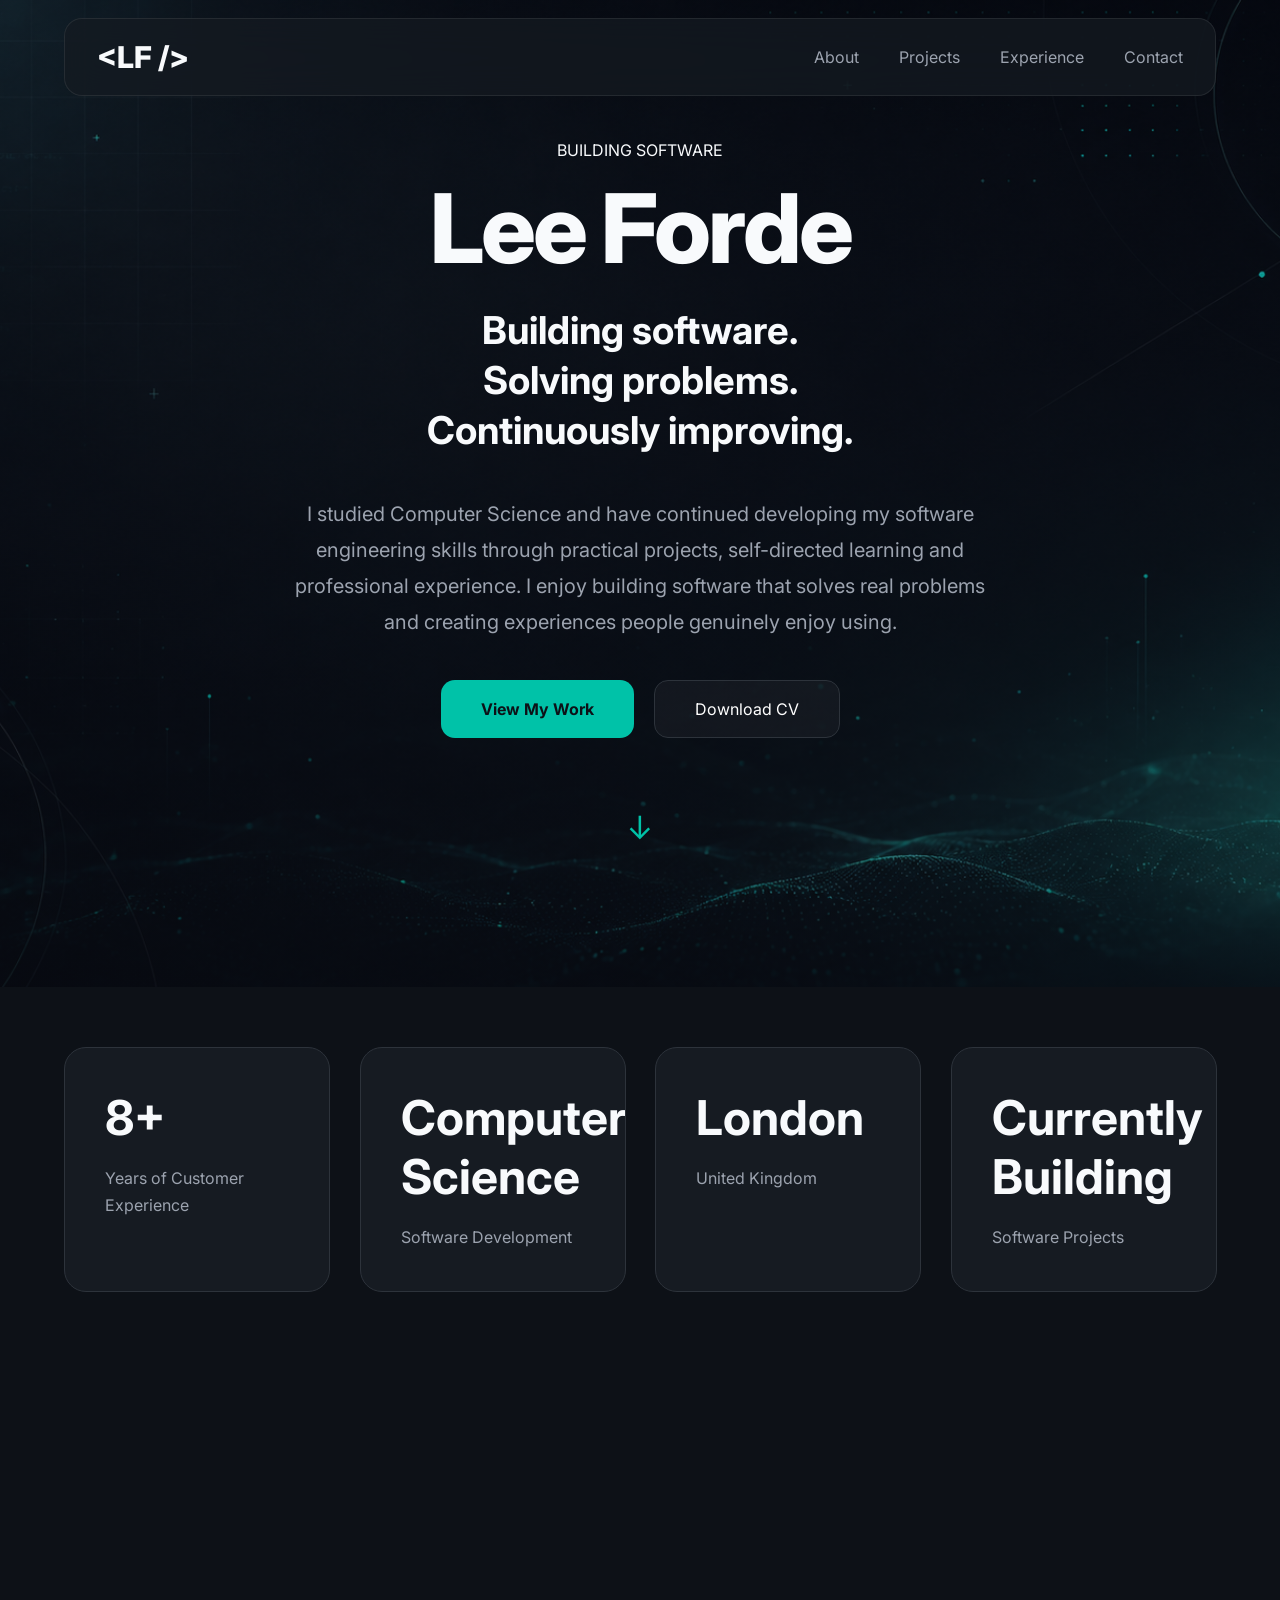
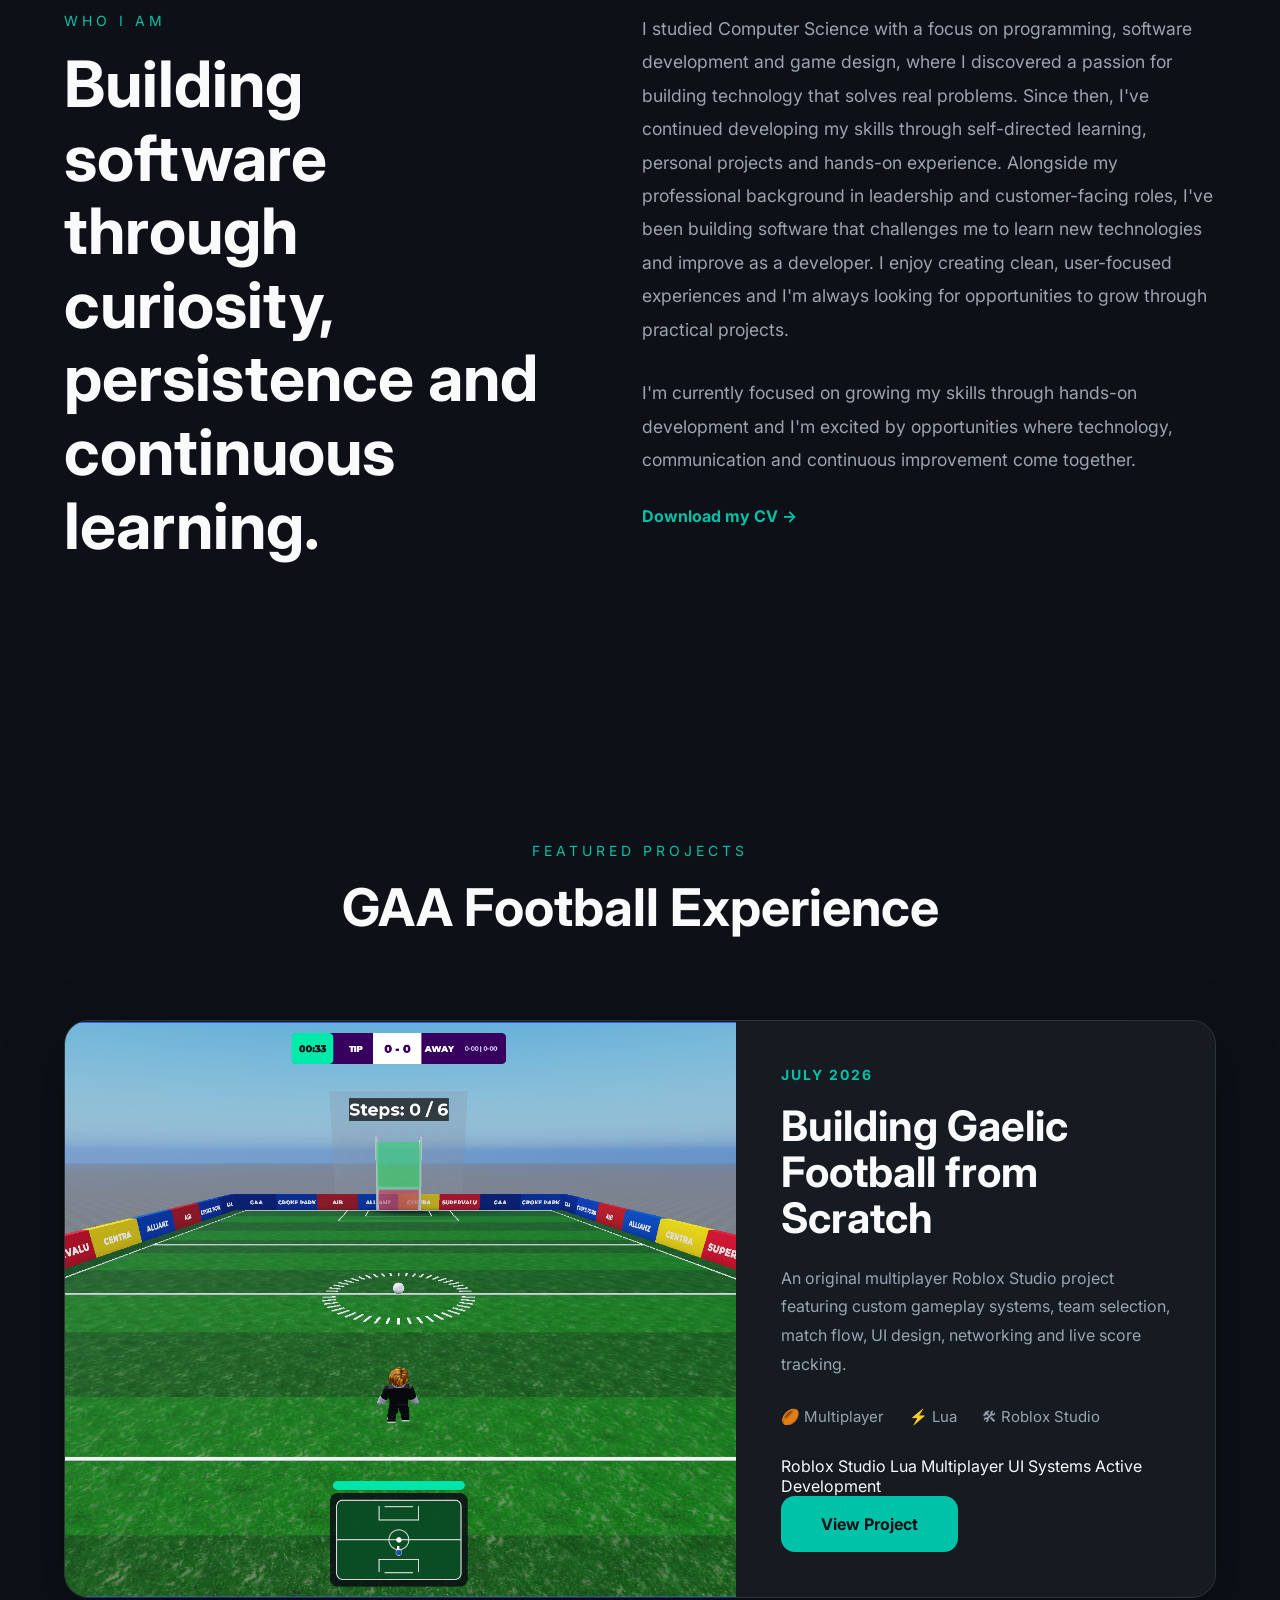
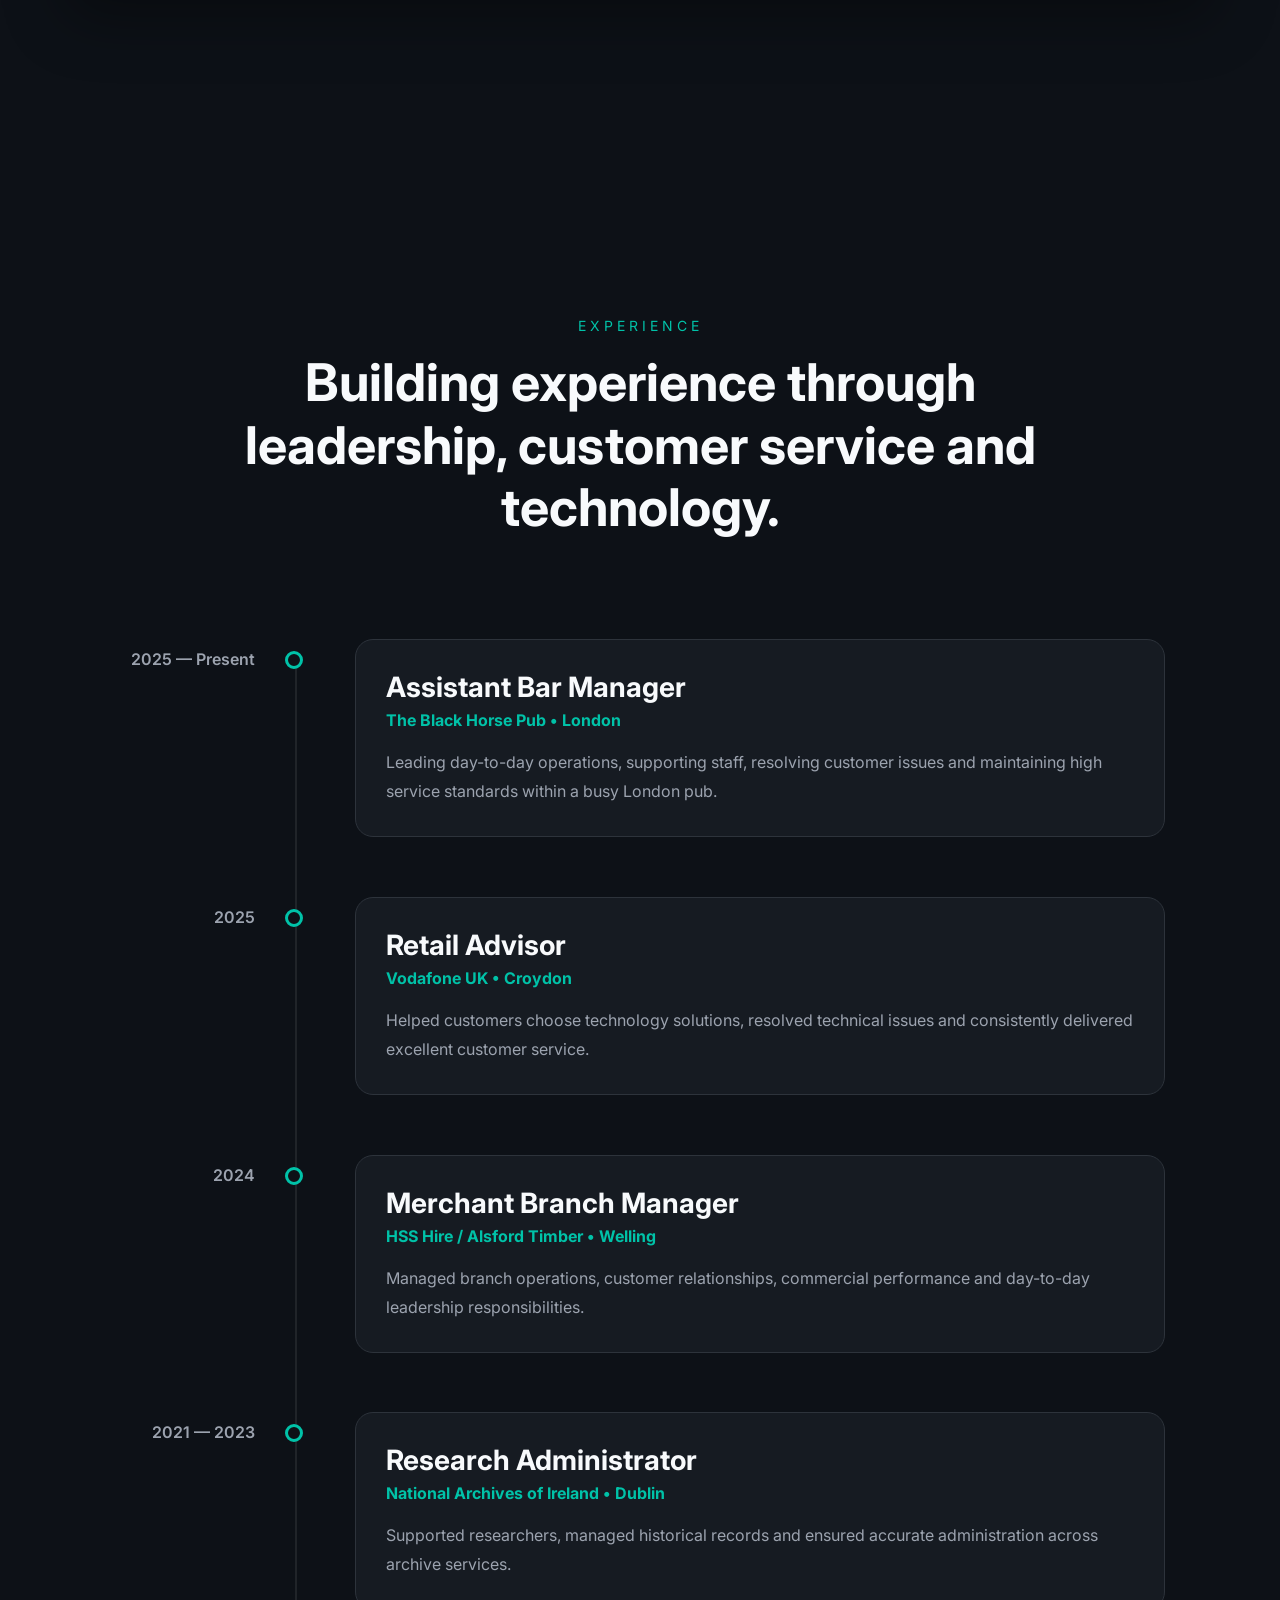
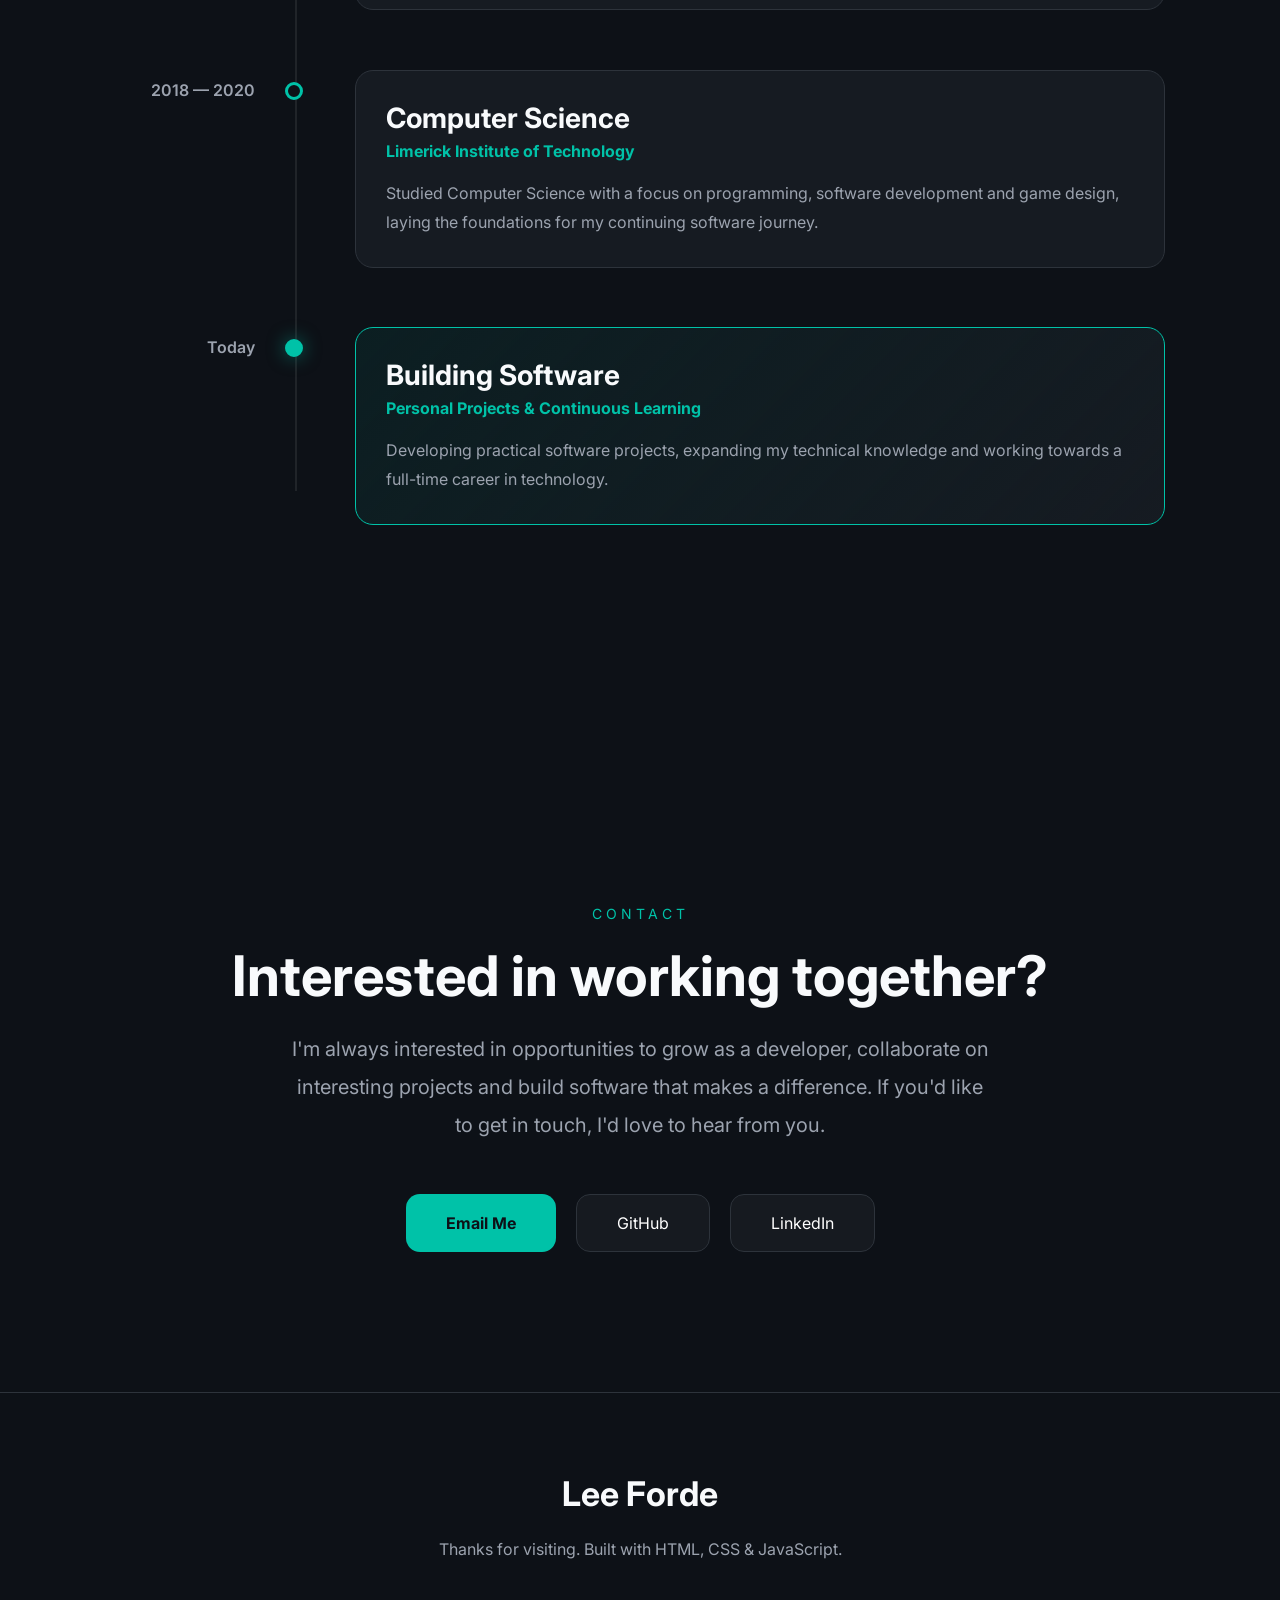
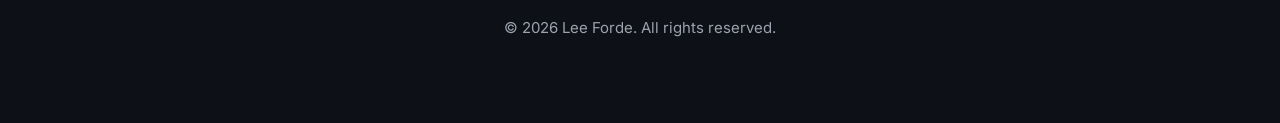
<file: index.html>
<!DOCTYPE html>
<html lang="en">

<head>

    <meta charset="UTF-8">
    <meta name="viewport" content="width=device-width, initial-scale=1.0">

    <title>Lee Forde | Building Software</title>

    <link rel="preconnect" href="https://fonts.googleapis.com">
    <link rel="preconnect" href="https://fonts.gstatic.com" crossorigin>

    <link href="https://fonts.googleapis.com/css2?family=Inter:wght@300;400;500;600;700;800&display=swap" rel="stylesheet">

    <link rel="stylesheet" href="css/styles.css">
<link rel="stylesheet" href="css/home.css">
<link rel="stylesheet" href="css/animations.css">
<link rel="stylesheet" href="css/responsive.css">

</head>

<body>

<header>

    <div class="container">

        <nav class="navbar">

            <a href="index.html" class="logo">&lt;LF /&gt;</a>

            <ul class="nav-links">

                <li><a href="#about">About</a></li>
                <li><a href="#Projects">Projects</a></li>
                <li><a href="#Experience">Experience</a></li>
                <li><a href="#contact">Contact</a></li>

            </ul>

        </nav>

    </div>

</header>

<!-- ==========================
Hero
========================== -->

<section class="hero">

    <div class="overlay"></div>

    <div class="container hero-content">

        <p class="hero-label">

            BUILDING SOFTWARE

        </p>

        <h1>

            Lee Forde

        </h1>

        <div class="hero-lines">

            <p>Building software.</p>

            <p>Solving problems.</p>

            <p>Continuously improving.</p>

        </div>

        <p class="hero-description">

          I studied Computer Science and have continued developing my software engineering skills through practical projects, self-directed learning and professional experience. I enjoy building software that solves real problems and creating experiences people genuinely enjoy using.

        </p>

        <div class="hero-buttons">

            <a href="#work" class="primary-button">

                View My Work

            </a>

            <a href="assets/Lee_Forde_CV.pdf" class="secondary-button">

                Download CV

            </a>

        </div>

        <div class="scroll-indicator">

            ↓

        </div>

    </div>

</section>

<!-- ==========================
Identity
========================== -->

<section class="identity">

    <div class="container">

        <div class="identity-grid">

            <div class="identity-card">

                <h2>8+</h2>

                <p>Years of Customer Experience</p>

            </div>

            <div class="identity-card">

                <h2>Computer Science</h2>
<p>Software Development</p>

            </div>

            <div class="identity-card">

                <h2>London</h2>

                <p>United Kingdom</p>

            </div>

            <div class="identity-card">

                <h2>Currently Building</h2>

                <p>Software Projects</p>

            </div>

        </div>

    </div>

</section>

<!-- ==========================
About
========================== -->

<section id="about" class="about">

    <div class="container about-grid">

        <div class="about-left">

            <p class="section-label">

                WHO I AM

            </p>

            <h2>

                Building software through curiosity, persistence and continuous learning.

            </h2>

        </div>

        <div class="about-right">

            <p>

               I studied Computer Science with a focus on programming, software development and game design, where I discovered a passion for building technology that solves real problems. Since then, I've continued developing my skills through self-directed learning, personal projects and hands-on experience.

Alongside my professional background in leadership and customer-facing roles, I've been building software that challenges me to learn new technologies and improve as a developer. I enjoy creating clean, user-focused experiences and I'm always looking for opportunities to grow through practical projects.

            </p>

            <p>

                I'm currently focused on growing my skills through hands-on development and I'm excited by
                opportunities where technology, communication and continuous improvement come together.

            </p>

            <a href="assets/Lee_Forde_CV.pdf" class="text-link">

                Download my CV →

            </a>

        </div>

    </div>

</section>

<!-- ==========================
Selected Work
========================== -->

<section id="Projects" class="featured">

    <div class="container">

        <div class="section-heading">

            <p class="section-label">

                FEATURED PROJECTS

            </p>

            <h2>

                GAA Football Experience

            </h2>

        </div>

        <div class="project-card">

            <div class="project-image">

                <img src="images/project-gaa.png" alt="GAA Football Experience">

            </div>

            <div class="project-content">

                <span class="project-date">

                    July 2026

                </span>

                <h3>

                    Building Gaelic Football from Scratch

                </h3>

                <p>

                    An original multiplayer Roblox Studio project featuring custom gameplay systems,
                    team selection, match flow, UI design, networking and live score tracking.

                </p>

                <div class="project-stats">

    <span>🏉 Multiplayer</span>

    <span>⚡ Lua</span>

    <span>🛠 Roblox Studio</span>

</div>

                <div class="tags">

                    <span>Roblox Studio</span>

                    <span>Lua</span>

                    <span>Multiplayer</span>

                    <span>UI Systems</span>

                    <span>Active Development</span>

                </div>

               <a href="projects/gaa/" class="primary-button">
    View Project
</a>

            </div>

        </div>

    </div>

</section>

<!-- Journey -->

<section id="Experience" class="experience">

    <div class="container">

        <div class="section-heading">

            <p class="section-label">

                EXPERIENCE

            </p>

            <h2>

                Building experience through leadership,
                customer service and technology.

            </h2>

        </div>

        <div class="timeline">

            <div class="timeline-item">

                <div class="timeline-year">

                    2025 — Present

                </div>

                <div class="timeline-dot"></div>

                <div class="timeline-card">

                    <h3>Assistant Bar Manager</h3>

                    <h4>The Black Horse Pub • London</h4>

                    <p>

                        Leading day-to-day operations, supporting staff,
                        resolving customer issues and maintaining high service
                        standards within a busy London pub.

                    </p>

                </div>

            </div>

            <div class="timeline-item">

                <div class="timeline-year">

                    2025

                </div>

                <div class="timeline-dot"></div>

                <div class="timeline-card">

                    <h3>Retail Advisor</h3>

                    <h4>Vodafone UK • Croydon</h4>

                    <p>

                        Helped customers choose technology solutions,
                        resolved technical issues and consistently delivered
                        excellent customer service.

                    </p>

                </div>

            </div>

            <div class="timeline-item">

                <div class="timeline-year">

                    2024

                </div>

                <div class="timeline-dot"></div>

                <div class="timeline-card">

                    <h3>Merchant Branch Manager</h3>

                    <h4>HSS Hire / Alsford Timber • Welling</h4>

                    <p>

                        Managed branch operations, customer relationships,
                        commercial performance and day-to-day leadership
                        responsibilities.

                    </p>

                </div>

            </div>

            <div class="timeline-item">

                <div class="timeline-year">

                    2021 — 2023

                </div>

                <div class="timeline-dot"></div>

                <div class="timeline-card">

                    <h3>Research Administrator</h3>

                    <h4>National Archives of Ireland • Dublin</h4>

                    <p>

                        Supported researchers, managed historical records and
                        ensured accurate administration across archive services.

                    </p>

                </div>

            </div>

            <div class="timeline-item">

                <div class="timeline-year">

                    2018 — 2020

                </div>

                <div class="timeline-dot"></div>

                <div class="timeline-card">

                    <h3>Computer Science</h3>

                    <h4>Limerick Institute of Technology</h4>

                    <p>

                        Studied Computer Science with a focus on programming,
                        software development and game design, laying the
                        foundations for my continuing software journey.

                    </p>

                </div>

            </div>

            <div class="timeline-item current">

                <div class="timeline-year">

                    Today

                </div>

                <div class="timeline-dot active"></div>

                <div class="timeline-card">

                    <h3>Building Software</h3>

                    <h4>Personal Projects & Continuous Learning</h4>

                    <p>

                        Developing practical software projects, expanding my
                        technical knowledge and working towards a full-time
                        career in technology.

                    </p>

                </div>

            </div>

        </div>

    </div>

</section>

<!-- Contact -->

<section id="contact" class="contact">

    <div class="container">

        <p class="section-label">

            CONTACT

        </p>

        <h2>

            Interested in working together?

        </h2>

        <p class="contact-text">

            I'm always interested in opportunities to grow as a developer,
            collaborate on interesting projects and build software that makes
            a difference. If you'd like to get in touch, I'd love to hear from you.

        </p>

        <div class="contact-buttons">

            <a href="mailto:lee.forde98@icloud.com" class="primary-button">

                Email Me

            </a>

            <a href="https://github.com/lee-fordeIE"
               target="_blank"
               class="secondary-button">

                GitHub

            </a>

            <a href="https://www.linkedin.com/in/lee-forde/"
               target="_blank"
               class="secondary-button">

                LinkedIn

            </a>

        </div>

    </div>

</section>

<footer>

    <div class="container footer-content">

        <h3>

            Lee Forde

        </h3>

        <p>
Thanks for visiting.

Built with HTML, CSS & JavaScript.

        </p>

        <p class="copyright">

            © 2026 Lee Forde. All rights reserved.

        </p>

    </div>

</footer>

<script src="js/app.js"></script>

</body>

</html>
</file>
<file: css/styles.css>
/* =====================================================
   Lee Forde Portfolio
   Global Styles
===================================================== */

@import url('https://fonts.googleapis.com/css2?family=Inter:wght@300;400;500;600;700;800&display=swap');

:root{

    --bg:#0D1117;
    --surface:#161B22;
    --surface-light:#1E242D;

    --text:#F8FAFC;
    --muted:#9CA3AF;

    --accent:#00C2A8;

    --border:#2D333B;

    --radius:22px;

    --transition:.35s ease;

    --shadow:0 20px 60px rgba(0,0,0,.35);

}

*{

    margin:0;
    padding:0;
    box-sizing:border-box;

}

html{

    scroll-behavior:smooth;

}

body{

    font-family:"Inter",sans-serif;

    background:var(--bg);

    color:var(--text);

    overflow-x:hidden;

}

img{

    display:block;

    width:100%;

}

a{

    color:inherit;

    text-decoration:none;

}

.container{

    width:min(1400px,90%);

    margin:auto;

}

section{

    padding:140px 0;

}

.section-label{

    color:var(--accent);

    letter-spacing:4px;

    font-size:14px;

    margin-bottom:18px;

    text-transform:uppercase;

}

.section-heading{

    text-align:center;

    margin-bottom:80px;

}

.section-heading h2{

    font-size:52px;

    line-height:1.2;

}

/* =====================================================
   Navigation
===================================================== */

header{

    position:fixed;

    width:100%;

    top:18px;

    z-index:1000;

}

.navbar{

    display:flex;

    justify-content:space-between;

    align-items:center;

    padding:20px 32px;

    border-radius:18px;

    background:rgba(22,27,34,.72);

    backdrop-filter:blur(18px);

    border:1px solid rgba(255,255,255,.08);

}

.logo{

    font-size:30px;

    font-weight:800;

}

.nav-links{

    display:flex;

    list-style:none;

    gap:40px;

}

.nav-links a{

    position:relative;

    color:var(--muted);

    transition:.3s;

}

.nav-links a:hover{

    color:white;

}

.nav-links a::after{

    content:"";

    position:absolute;

    left:0;

    bottom:-8px;

    width:0;

    height:2px;

    background:var(--accent);

    transition:.3s;

}

.nav-links a:hover::after{

    width:100%;

}

/* =====================================================
   Buttons
===================================================== */

.primary-button{

    display:inline-flex;

    justify-content:center;

    align-items:center;

    padding:18px 40px;

    border-radius:14px;

    background:var(--accent);

    color:#0D1117;

    font-weight:700;

    transition:var(--transition);

}

.primary-button:hover{

    transform:translateY(-5px);

    box-shadow:0 20px 45px rgba(0,194,168,.35);

}

.secondary-button{

    display:inline-flex;

    justify-content:center;

    align-items:center;

    padding:18px 40px;

    border-radius:14px;

    border:1px solid var(--border);

    background:rgba(255,255,255,.04);

    color:white;

    transition:var(--transition);

}

.secondary-button:hover{

    background:rgba(255,255,255,.08);

}

/* =====================================================
   Footer
===================================================== */

footer{

    padding:80px 0;

    border-top:1px solid var(--border);

    text-align:center;

}

footer p{

    color:var(--muted);

}
</file>
<file: css/home.css>
/* =====================================================
   HOMEPAGE
===================================================== */

/* ==========================
   Hero
========================== */

.hero{

    min-height:100vh;

    display:flex;

    align-items:center;

    justify-content:center;

    text-align:center;

    background:url("../images/hero.png") center/cover no-repeat;

    position:relative;

}

.hero::before{

    content:"";

    position:absolute;

    inset:0;

    background:linear-gradient(
        rgba(13,17,23,.35),
        rgba(13,17,23,.55)
    );

}

.hero-content{

    position:relative;

    z-index:2;

    max-width:900px;

}

.hero h1{

    font-size:clamp(4rem,8vw,6rem);

    font-weight:800;

    line-height:1;

    margin:20px 0;

    letter-spacing:-3px;

}

.hero-lines{

    margin:30px 0;

}

.hero-lines p{

    font-size:clamp(1.8rem,3vw,2.6rem);

    font-weight:700;

    line-height:1.3;

}

.hero-description{

    max-width:700px;

    margin:40px auto;

    color:var(--muted);

    font-size:1.25rem;

    line-height:1.8;

}

.hero-buttons{

    display:flex;

    justify-content:center;

    gap:20px;

    flex-wrap:wrap;

}

.scroll-indicator{

    margin-top:70px;

    color:var(--accent);

    font-size:2rem;

}

/* ==========================
   Identity
========================== */

.identity{

    margin-top:-80px;

    position:relative;

    z-index:5;

}

.identity-grid{

    display:grid;

    grid-template-columns:repeat(4,1fr);

    gap:30px;

}

.identity-card{

    background:var(--surface);

    border:1px solid var(--border);

    border-radius:var(--radius);

    padding:40px;

    transition:var(--transition);

    position:relative;

    overflow:hidden;

}

.identity-card::before{

    content:"";

    position:absolute;

    inset:0;

    background:linear-gradient(
        135deg,
        rgba(0,194,168,.08),
        transparent
    );

    opacity:0;

    transition:.35s;

}

.identity-card:hover::before{

    opacity:1;

}

.identity-card:hover{

    transform:translateY(-8px);

    border-color:var(--accent);

}

.identity-card h2{

    font-size:3rem;

    margin-bottom:18px;

}

.identity-card p{

    color:var(--muted);

    line-height:1.7;

}



/* =====================================================
   FEATURED PROJECT
===================================================== */

.projects{

    padding-top:180px;

}

.project-card{

    display:grid;

    grid-template-columns:1.4fr 1fr;

    overflow:hidden;

    border-radius:24px;

    background:var(--surface);

    border:1px solid var(--border);

    transition:var(--transition);

    box-shadow:var(--shadow);

}

.project-card:hover{

    transform:translateY(-8px);

    border-color:var(--accent);

}

.project-image{

    overflow:hidden;

}

.project-image img{

    width:100%;

    height:100%;

    object-fit:cover;

    transition:.5s;

}

.project-card:hover img{

    transform:scale(1.03);

}

.project-content{

    padding:45px;

    display:flex;

    flex-direction:column;

    justify-content:center;

}

.project-date{

    color:var(--accent);

    font-size:14px;

    font-weight:700;

    letter-spacing:2px;

    text-transform:uppercase;

    margin-bottom:20px;

}

.project-content h3{

    font-size:42px;

    line-height:1.1;

    margin-bottom:22px;

}

.project-content p{

    color:var(--muted);

    line-height:1.8;

    margin-bottom:28px;

}

.project-tags{

    display:flex;

    flex-wrap:wrap;

    gap:12px;

    margin-bottom:35px;

}

.project-tags span{

    padding:10px 18px;

    border-radius:999px;

    background:rgba(255,255,255,.05);

    border:1px solid var(--border);

    font-size:14px;

}

.project-content .primary-button{

    width:max-content;

}

.project-stats{

    display:flex;

    gap:25px;

    flex-wrap:wrap;

    margin-bottom:30px;

    color:var(--muted);

    font-size:15px;

}

/* =====================================================
   EXPERIENCE
===================================================== */

.experience{

    padding-top:180px;

}

.experience .section-heading{

    max-width:900px;

    margin:0 auto 100px;

}

.experience .timeline{

    position:relative;

    max-width:1050px;

    margin:0 auto;

}

.experience .timeline::before{

    content:"";

    position:absolute;

    left:180px;

    top:14px;

    bottom:34px;

    width:2px;

    background:rgba(255,255,255,.08);

}

.experience .timeline-item{

    display:grid;

    grid-template-columns:140px 40px 1fr;

    gap:30px;

    margin-bottom:60px;

    align-items:flex-start;

}

.experience .timeline-year{

    text-align:right;

    color:var(--muted);

    font-weight:600;

    padding-top:10px;

}

.experience .timeline-dot{

    width:18px;

    height:18px;

    border-radius:50%;

    background:var(--bg);

    border:3px solid var(--accent);

    margin-top:12px;

    z-index:2;

}

.experience .timeline-dot.active{

    background:var(--accent);

    box-shadow:0 0 18px rgba(0,194,168,.5);

}

.experience .timeline-card{

    background:var(--surface);

    border:1px solid var(--border);

    border-radius:18px;

    padding:30px;

    transition:var(--transition);

}

.experience .timeline-card:hover{

    transform:translateY(-4px);

    border-color:var(--accent);

}

.experience .timeline-card h3{

    font-size:28px;

    margin-bottom:6px;

}

.experience .timeline-card h4{

    color:var(--accent);

    margin-bottom:18px;

    font-size:16px;

}

.experience .timeline-card p{

    color:var(--muted);

    line-height:1.8;

}

.experience .timeline-item.current .timeline-card{

    background:linear-gradient(
        135deg,
        rgba(0,194,168,.08),
        var(--surface)
    );

    border-color:var(--accent);

}

.experience .timeline-item.current .timeline-card h3{

    color:var(--text);

}




/* ==========================
   About
========================== */

.about{

    padding-top:180px;

}

.about-grid{

    display:grid;

    grid-template-columns:1fr 1.2fr;

    gap:100px;

    align-items:start;

}

.about-left h2{

    font-size:clamp(2.8rem,5vw,4rem);

    line-height:1.15;

}

.about-right{

    max-width:650px;

}

.about-right p{

    color:var(--muted);

    line-height:1.9;

    font-size:1.1rem;

    margin-bottom:30px;

}

.text-link{

    color:var(--accent);

    font-weight:700;

}

.text-link:hover{

    text-decoration:underline;

}

/* =====================================================
   CONTACT
===================================================== */

.contact{

    text-align:center;

    padding-top:180px;

}

.contact h2{

    font-size:56px;

    margin:20px 0;

}

.contact-text{

    max-width:700px;

    margin:0 auto 50px;

    color:var(--muted);

    font-size:20px;

    line-height:1.9;

}

.contact-buttons{

    display:flex;

    justify-content:center;

    gap:20px;

    flex-wrap:wrap;

}

/* =====================================================
   FOOTER
===================================================== */

.footer-content{

    text-align:center;

}

.footer-content h3{

    font-size:34px;

    margin-bottom:20px;

}

.footer-content p{

    color:var(--muted);

    line-height:1.9;

}

.copyright{

    margin-top:50px;

    font-size:15px;

}
</file>
<file: css/animations.css>
/* ==========================================
   Fade In Animation
========================================== */

.fade-up{

    opacity:0;

    transform:translateY(40px);

    transition:
        opacity .8s ease,
        transform .8s ease;

}

.fade-up.show{

    opacity:1;

    transform:translateY(0);

}

/* ==========================================
   Stagger Delay
========================================== */

.delay-1{ transition-delay:.1s; }

.delay-2{ transition-delay:.2s; }

.delay-3{ transition-delay:.3s; }

.delay-4{ transition-delay:.4s; }

/* ==========================================
   Card Hover
========================================== */

.identity-card,
.project-card,
.timeline-card{

    will-change:transform;

}

/* ==========================================
   Smooth Image Zoom
========================================== */

.project-image{

    overflow:hidden;

}

.project-image img{

    transition:transform .6s ease;

}

.project-card:hover img{

    transform:scale(1.04);

}
</file>
<file: css/responsive.css>
@media(max-width:900px){

    .experience .timeline::before{

        left:22px;

    }

    .experience .timeline-item{

        grid-template-columns:40px 1fr;

        gap:20px;

    }

    .experience .timeline-year{

        display:none;

    }

}
</file>
